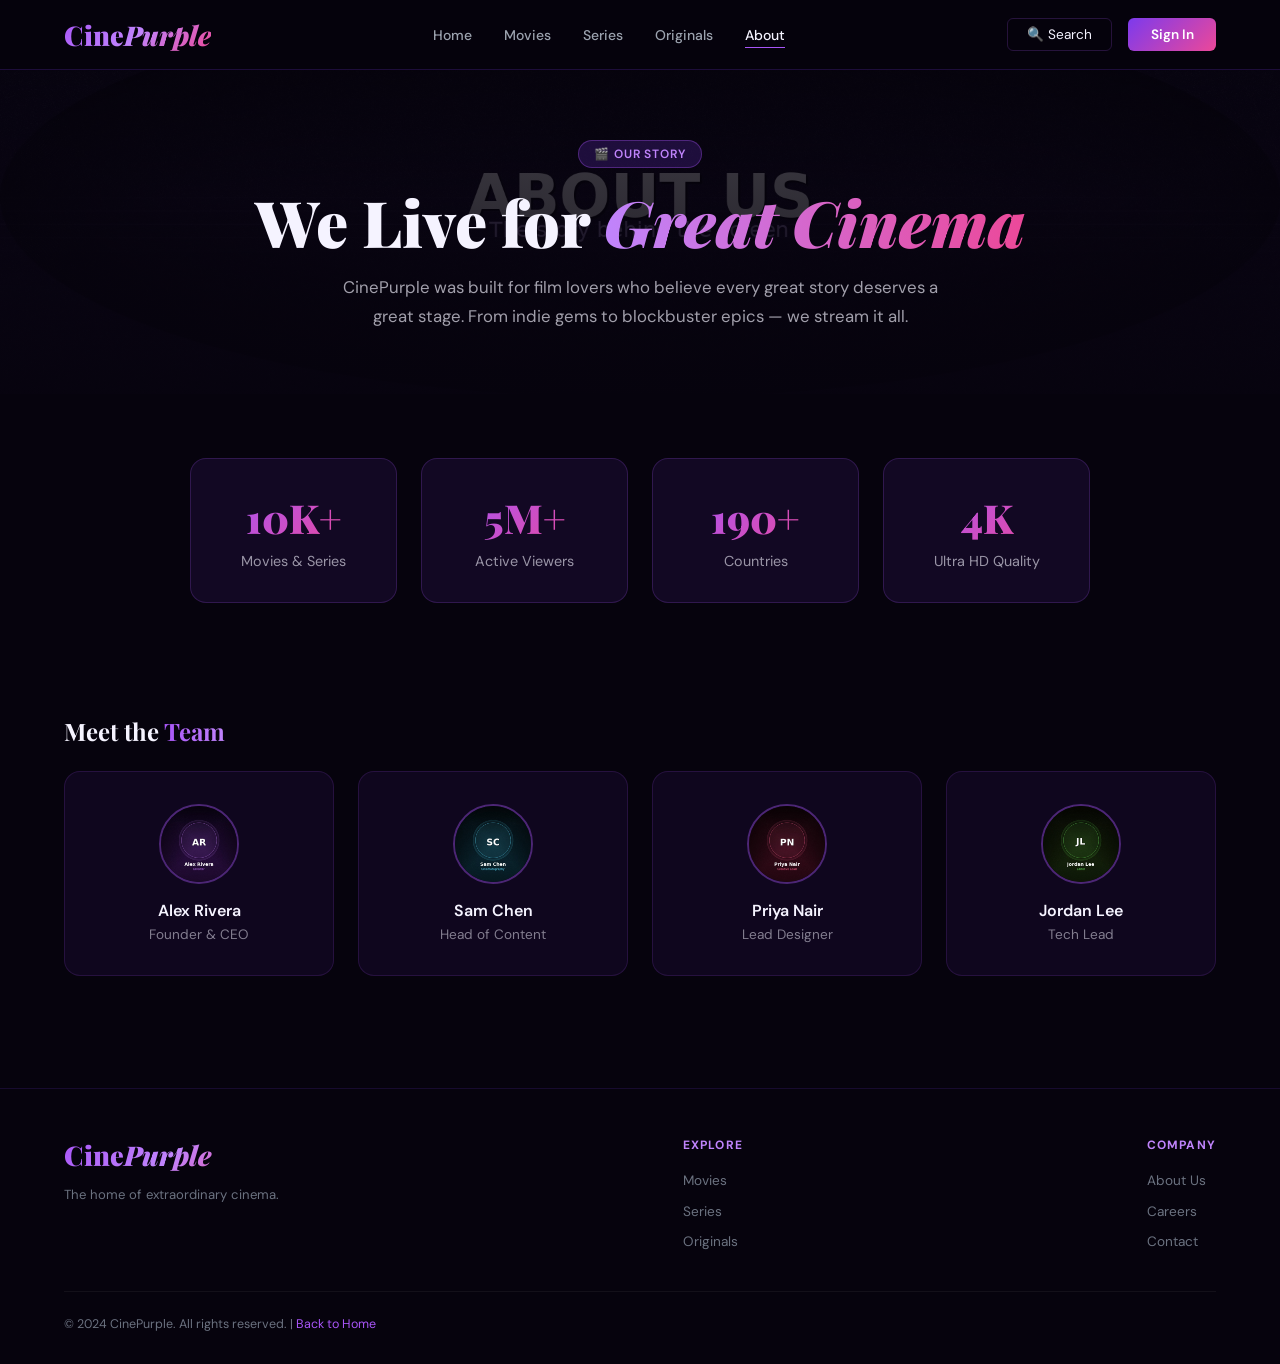
<file: netlify-deploy/SCREENS/About.html>
<!DOCTYPE html>
<html lang="en">
<head>
  <meta charset="UTF-8">
  <meta name="viewport" content="width=device-width, initial-scale=1.0">
  <title>CinePurple — About</title>
  <link href="https://fonts.googleapis.com/css2?family=Playfair+Display:ital,wght@0,700;0,900;1,700&family=DM+Sans:wght@300;400;500;600&display=swap" rel="stylesheet">
  <link rel="stylesheet" href="../STYLES/Global.css">
  <link rel="stylesheet" href="../STYLES/About.css">
</head>
<body>

  <!-- NAVBAR -->
  <nav class="navbar">
    <div class="nav-logo">Cine<span>Purple</span></div>
    <ul class="nav-links">
      <li><a href="../index.html">Home</a></li>
      <li><a href="#">Movies</a></li>
      <li><a href="#">Series</a></li>
      <li><a href="#">Originals</a></li>
      <li><a href="About.html" class="active">About</a></li>
    </ul>
    <div class="nav-actions">
      <button class="btn-ghost">🔍 Search</button>
      <button class="btn-primary">Sign In</button>
    </div>
  </nav>

  <!-- ABOUT HERO -->
  <section class="about-hero">
    <div class="hero-badge">🎬 Our Story</div>
    <h1 class="about-title">We Live for <em>Great Cinema</em></h1>
    <p class="about-sub">CinePurple was built for film lovers who believe every great story deserves a great stage. From indie gems to blockbuster epics — we stream it all.</p>
  </section>

  <!-- STATS -->
  <section class="stats-section">
    <div class="stats-grid">
      <div class="stat-card">
        <div class="stat-number">10K+</div>
        <div class="stat-label">Movies & Series</div>
      </div>
      <div class="stat-card">
        <div class="stat-number">5M+</div>
        <div class="stat-label">Active Viewers</div>
      </div>
      <div class="stat-card">
        <div class="stat-number">190+</div>
        <div class="stat-label">Countries</div>
      </div>
      <div class="stat-card">
        <div class="stat-number">4K</div>
        <div class="stat-label">Ultra HD Quality</div>
      </div>
    </div>
  </section>

  <!-- TEAM -->
  <section class="section">
    <div class="section-header">
      <h2 class="section-title">Meet the <span>Team</span></h2>
    </div>
    <div class="team-grid">

      <div class="team-card">
        <img src="../Assets/images/About/team1.jpg" alt="Alex Rivera" class="team-photo">
        <div class="team-name">Alex Rivera</div>
        <div class="team-role">Founder & CEO</div>
      </div>

      <div class="team-card">
        <img src="../Assets/images/About/team2.jpg" alt="Sam Chen" class="team-photo">
        <div class="team-name">Sam Chen</div>
        <div class="team-role">Head of Content</div>
      </div>

      <div class="team-card">
        <img src="../Assets/images/About/team3.jpg" alt="Priya Nair" class="team-photo">
        <div class="team-name">Priya Nair</div>
        <div class="team-role">Lead Designer</div>
      </div>

      <div class="team-card">
        <img src="../Assets/images/About/team4.jpg" alt="Jordan Lee" class="team-photo">
        <div class="team-name">Jordan Lee</div>
        <div class="team-role">Tech Lead</div>
      </div>

    </div>
  </section>

  <!-- FOOTER -->
  <footer>
    <div class="footer-top">
      <div class="footer-brand">
        <div class="nav-logo">Cine<span>Purple</span></div>
        <p>The home of extraordinary cinema.</p>
      </div>
      <div class="footer-links">
        <h4>Explore</h4>
        <ul>
          <li><a href="#">Movies</a></li>
          <li><a href="#">Series</a></li>
          <li><a href="#">Originals</a></li>
        </ul>
      </div>
      <div class="footer-links">
        <h4>Company</h4>
        <ul>
          <li><a href="About.html">About Us</a></li>
          <li><a href="#">Careers</a></li>
          <li><a href="#">Contact</a></li>
        </ul>
      </div>
    </div>
    <div class="footer-bottom">
      <p>© 2024 CinePurple. All rights reserved. | <a href="../index.html" class="footer-link">Back to Home</a></p>
    </div>
  </footer>

</body>
</html>
</file>
<file: netlify-deploy/STYLES/Global.css>
:root {
  --void:          #06030d;
  --purple-core:   #7c3aed;
  --purple-bright: #a855f7;
  --purple-glow:   #c084fc;
  --accent-gold:   #f59e0b;
  --accent-pink:   #ec4899;
  --text-primary:  #f5f3ff;
  --text-muted:    #9ca3af;
  --text-dim:      #6b7280;
  --card-bg:       rgba(124, 58, 237, 0.08);
  --border:        rgba(168, 85, 247, 0.2);
  --glass:         rgba(255, 255, 255, 0.04);
}

* { margin: 0; padding: 0; box-sizing: border-box; }
html { scroll-behavior: smooth; }

body {
  font-family: 'DM Sans', sans-serif;
  background: var(--void);
  color: var(--text-primary);
  overflow-x: hidden;
}

::-webkit-scrollbar       { width: 6px; }
::-webkit-scrollbar-track { background: var(--void); }
::-webkit-scrollbar-thumb { background: var(--purple-core); border-radius: 100px; }

/* ── NAVBAR ── */
.navbar {
  position: fixed;
  top: 0; left: 0; right: 0;
  z-index: 100;
  padding: 0 5%;
  height: 70px;
  display: flex;
  align-items: center;
  justify-content: space-between;
  background: rgba(6, 3, 13, 0.95);
  border-bottom: 1px solid rgba(124, 58, 237, 0.2);
}

.nav-logo {
  font-family: 'Playfair Display', serif;
  font-size: 1.7rem;
  font-weight: 900;
  background: linear-gradient(135deg, var(--purple-bright), var(--purple-glow), var(--accent-pink));
  -webkit-background-clip: text;
  -webkit-text-fill-color: transparent;
  background-clip: text;
}

.nav-logo span { font-style: italic; }

.nav-links {
  display: flex;
  gap: 2rem;
  list-style: none;
}

.nav-links a {
  color: var(--text-muted);
  text-decoration: none;
  font-size: 0.875rem;
  font-weight: 500;
  transition: color 0.2s;
  position: relative;
}

.nav-links a::after {
  content: '';
  position: absolute;
  bottom: -4px; left: 0; right: 0;
  height: 1px;
  background: var(--purple-bright);
  transform: scaleX(0);
  transition: transform 0.3s;
}

.nav-links a:hover        { color: var(--text-primary); }
.nav-links a.active       { color: var(--text-primary); }
.nav-links a:hover::after { transform: scaleX(1); }
.nav-links a.active::after{ transform: scaleX(1); }

.nav-actions { display: flex; align-items: center; gap: 1rem; }

/* ── BUTTONS ── */
.btn-ghost {
  background: transparent;
  border: 1px solid var(--border);
  color: var(--text-primary);
  padding: 0.45rem 1.2rem;
  border-radius: 6px;
  font-size: 0.85rem;
  font-family: 'DM Sans', sans-serif;
  cursor: pointer;
  transition: all 0.25s;
}

.btn-ghost:hover {
  border-color: var(--purple-bright);
  color: var(--purple-glow);
  background: rgba(168, 85, 247, 0.08);
}

.btn-primary {
  background: linear-gradient(135deg, var(--purple-core), var(--accent-pink));
  border: none;
  color: #fff;
  padding: 0.5rem 1.4rem;
  border-radius: 6px;
  font-size: 0.85rem;
  font-family: 'DM Sans', sans-serif;
  font-weight: 600;
  cursor: pointer;
  transition: all 0.3s;
}

.btn-primary:hover {
  transform: translateY(-1px);
  box-shadow: 0 4px 30px rgba(124, 58, 237, 0.5);
}

.btn-play {
  display: inline-flex;
  align-items: center;
  gap: 0.5rem;
  background: linear-gradient(135deg, var(--purple-core), var(--accent-pink));
  border: none;
  color: #fff;
  padding: 0.75rem 2rem;
  border-radius: 8px;
  font-size: 0.95rem;
  font-family: 'DM Sans', sans-serif;
  font-weight: 600;
  cursor: pointer;
  transition: all 0.3s;
  box-shadow: 0 8px 30px rgba(124, 58, 237, 0.4);
}

.btn-play:hover {
  transform: translateY(-2px);
  box-shadow: 0 12px 40px rgba(124, 58, 237, 0.6);
}

.btn-info {
  display: inline-flex;
  align-items: center;
  gap: 0.5rem;
  background: rgba(255, 255, 255, 0.08);
  border: 1px solid rgba(255, 255, 255, 0.15);
  color: var(--text-primary);
  padding: 0.75rem 1.6rem;
  border-radius: 8px;
  font-size: 0.95rem;
  font-family: 'DM Sans', sans-serif;
  cursor: pointer;
  transition: all 0.25s;
}

.btn-info:hover {
  background: rgba(255, 255, 255, 0.13);
  border-color: var(--purple-bright);
}

/* ── SECTIONS ── */
.section { padding: 3rem 5%; }

.section-header {
  display: flex;
  align-items: center;
  justify-content: space-between;
  margin-bottom: 1.5rem;
}

.section-title {
  font-family: 'Playfair Display', serif;
  font-size: 1.5rem;
  font-weight: 700;
}

.section-title span {
  background: linear-gradient(90deg, var(--purple-bright), var(--purple-glow));
  -webkit-background-clip: text;
  -webkit-text-fill-color: transparent;
  background-clip: text;
}

.see-all {
  color: var(--purple-bright);
  font-size: 0.8rem;
  font-weight: 600;
  text-decoration: none;
  text-transform: uppercase;
  letter-spacing: 0.05em;
  transition: color 0.2s;
}

.see-all:hover { color: var(--purple-glow); }

/* ── MOVIE CARDS ── */
.movies-row {
  display: grid;
  grid-template-columns: repeat(auto-fill, minmax(180px, 1fr));
  gap: 1rem;
}

.movie-card {
  border-radius: 10px;
  overflow: hidden;
  cursor: pointer;
  background: var(--card-bg);
  border: 1px solid var(--border);
  transition: transform 0.3s ease, box-shadow 0.3s ease;
}

.movie-card:hover {
  transform: translateY(-8px) scale(1.03);
  box-shadow: 0 20px 50px rgba(124, 58, 237, 0.4);
}

.movie-thumb {
  position: relative;
  aspect-ratio: 2/3;
  overflow: hidden;
}

.movie-thumb img {
  width: 100%;
  height: 100%;
  object-fit: cover;
  transition: transform 0.5s;
}

.movie-card:hover .movie-thumb img { transform: scale(1.08); }

.thumb-overlay {
  position: absolute;
  inset: 0;
  background: rgba(6, 3, 13, 0.5);
  display: flex;
  align-items: center;
  justify-content: center;
  font-size: 2rem;
  opacity: 0;
  transition: opacity 0.3s;
}

.movie-card:hover .thumb-overlay { opacity: 1; }

.badge-new {
  position: absolute;
  top: 10px; left: 10px;
  background: linear-gradient(135deg, var(--purple-core), var(--accent-pink));
  color: #fff;
  font-size: 0.65rem;
  font-weight: 700;
  text-transform: uppercase;
  letter-spacing: 0.08em;
  padding: 0.2rem 0.55rem;
  border-radius: 4px;
}

.badge-top {
  position: absolute;
  top: 10px; left: 10px;
  background: var(--accent-gold);
  color: #000;
  font-size: 0.65rem;
  font-weight: 700;
  padding: 0.2rem 0.55rem;
  border-radius: 4px;
}

.movie-info     { padding: 0.85rem; }
.movie-name     { font-size: 0.9rem; font-weight: 600; white-space: nowrap; overflow: hidden; text-overflow: ellipsis; margin-bottom: 0.35rem; }
.movie-tags     { display: flex; gap: 0.4rem; flex-wrap: wrap; }

.tag {
  font-size: 0.67rem;
  font-weight: 500;
  color: var(--purple-glow);
  background: rgba(124, 58, 237, 0.15);
  border: 1px solid rgba(168, 85, 247, 0.2);
  padding: 0.15rem 0.5rem;
  border-radius: 100px;
}

.movie-rating-row { display: flex; align-items: center; gap: 0.5rem; margin-top: 0.4rem; }
.stars      { color: var(--accent-gold); font-size: 0.75rem; }
.rating-num { color: var(--text-muted); font-size: 0.75rem; }

/* ── RATING BADGE ── */
.rating-badge {
  background: var(--accent-gold);
  color: #000;
  font-weight: 700;
  font-size: 0.75rem;
  padding: 0.2rem 0.55rem;
  border-radius: 4px;
}

/* ── WIDE CARDS ── */
.wide-row {
  display: grid;
  grid-template-columns: repeat(auto-fill, minmax(280px, 1fr));
  gap: 1rem;
}

.wide-card {
  position: relative;
  border-radius: 12px;
  overflow: hidden;
  aspect-ratio: 16/9;
  cursor: pointer;
  border: 1px solid var(--border);
  transition: transform 0.3s ease, box-shadow 0.3s ease;
}

.wide-card:hover {
  transform: translateY(-6px) scale(1.02);
  box-shadow: 0 16px 40px rgba(124, 58, 237, 0.4);
}

.wide-card img {
  width: 100%; height: 100%;
  object-fit: cover;
  filter: brightness(0.7);
  transition: transform 0.4s;
}

.wide-card:hover img { transform: scale(1.05); }

.wide-overlay {
  position: absolute;
  inset: 0;
  background: linear-gradient(to top, rgba(6, 3, 13, 0.95), transparent 60%);
  display: flex;
  flex-direction: column;
  justify-content: flex-end;
  padding: 1.2rem;
}

.wide-title { font-family: 'Playfair Display', serif; font-size: 1.1rem; font-weight: 700; margin-bottom: 0.3rem; }
.wide-sub   { font-size: 0.78rem; color: var(--text-muted); }

/* ── CATEGORIES ── */
.categories { display: flex; gap: 0.7rem; padding: 0 5% 2rem; flex-wrap: wrap; }

.cat-pill {
  padding: 0.5rem 1.2rem;
  border-radius: 100px;
  font-size: 0.82rem;
  font-weight: 500;
  cursor: pointer;
  border: 1px solid var(--border);
  color: var(--text-muted);
  background: var(--glass);
  transition: all 0.25s;
}

.cat-pill:hover,
.cat-pill.active {
  background: rgba(124, 58, 237, 0.25);
  border-color: var(--purple-bright);
  color: var(--purple-glow);
}

/* ── FEATURED STRIP ── */
.featured-strip {
  margin: 2rem 5%;
  border-radius: 16px;
  overflow: hidden;
  position: relative;
  min-height: 240px;
  display: flex;
  align-items: center;
  padding: 3rem;
  background: url('Assets/Home/featured.jpg') center/cover no-repeat;
  border: 1px solid rgba(168, 85, 247, 0.2);
}

.featured-strip::before {
  content: '';
  position: absolute;
  inset: 0;
  background: linear-gradient(90deg, rgba(6,3,13,0.95) 0%, rgba(124,58,237,0.3) 60%, transparent);
}

.featured-content  { position: relative; z-index: 1; max-width: 520px; }
.featured-label    { font-size: 0.7rem; font-weight: 700; letter-spacing: 0.15em; text-transform: uppercase; color: var(--purple-glow); margin-bottom: 0.7rem; }
.featured-title    { font-family: 'Playfair Display', serif; font-size: 2.2rem; font-weight: 900; margin-bottom: 0.8rem; line-height: 1.1; }
.featured-desc     { color: rgba(245,243,255,0.65); font-size: 0.88rem; line-height: 1.6; margin-bottom: 1.2rem; }

/* ── FOOTER ── */
footer { margin-top: 4rem; padding: 3rem 5% 2rem; border-top: 1px solid rgba(124, 58, 237, 0.15); }

.footer-top {
  display: flex;
  justify-content: space-between;
  align-items: flex-start;
  gap: 3rem;
  flex-wrap: wrap;
  margin-bottom: 2.5rem;
}

.footer-brand p   { color: var(--text-dim); font-size: 0.82rem; max-width: 260px; line-height: 1.6; margin-top: 0.7rem; }
.footer-links h4  { font-size: 0.75rem; font-weight: 700; letter-spacing: 0.1em; text-transform: uppercase; color: var(--purple-glow); margin-bottom: 1rem; }
.footer-links ul  { list-style: none; display: flex; flex-direction: column; gap: 0.6rem; }
.footer-links a   { color: var(--text-dim); text-decoration: none; font-size: 0.85rem; transition: color 0.2s; }
.footer-links a:hover { color: var(--purple-glow); }

.footer-bottom {
  display: flex;
  justify-content: space-between;
  align-items: center;
  padding-top: 1.5rem;
  border-top: 1px solid rgba(255, 255, 255, 0.05);
}

.footer-bottom p    { color: var(--text-dim); font-size: 0.78rem; }
.footer-link        { color: var(--purple-bright); text-decoration: none; }
.footer-link:hover  { color: var(--purple-glow); }

/* ── RESPONSIVE ── */
@media (max-width: 768px) {
  .nav-links      { display: none; }
  .movies-row     { grid-template-columns: repeat(auto-fill, minmax(140px, 1fr)); }
  .wide-row       { grid-template-columns: 1fr 1fr; }
  .featured-strip { padding: 2rem; }
  .featured-title { font-size: 1.6rem; }
  .footer-top     { flex-direction: column; }
}
</file>
<file: netlify-deploy/STYLES/About.css>
/* ── ABOUT HERO ── */
.about-hero {
  padding: 140px 5% 4rem;
  text-align: center;
  background: url('../Assets/images/About/about-bg.jpg') center/cover no-repeat;
  position: relative;
}

.about-hero::before {
  content: '';
  position: absolute;
  inset: 0;
  background: linear-gradient(to bottom, rgba(6,3,13,0.7), rgba(6,3,13,0.95));
}

.about-hero .hero-badge {
  position: relative;
  z-index: 1;
  display: inline-flex;
  align-items: center;
  gap: 0.4rem;
  background: rgba(124,58,237,0.2);
  border: 1px solid rgba(168,85,247,0.35);
  color: var(--purple-glow);
  padding: 0.3rem 0.9rem;
  border-radius: 100px;
  font-size: 0.75rem;
  font-weight: 600;
  letter-spacing: 0.08em;
  text-transform: uppercase;
  margin-bottom: 1.2rem;
}

.about-title {
  position: relative;
  z-index: 1;
  font-family: 'Playfair Display', serif;
  font-size: clamp(2rem, 5vw, 4rem);
  font-weight: 900;
  line-height: 1.1;
  margin-bottom: 1rem;
}

.about-title em {
  font-style: italic;
  background: linear-gradient(90deg, var(--purple-glow), var(--accent-pink));
  -webkit-background-clip: text;
  -webkit-text-fill-color: transparent;
  background-clip: text;
}

.about-sub {
  position: relative;
  z-index: 1;
  color: rgba(245,243,255,0.65);
  max-width: 600px;
  margin: 0 auto;
  line-height: 1.7;
  font-size: 1.05rem;
}

/* ── STATS ── */
.stats-section { padding: 4rem 5%; }

.stats-grid {
  display: grid;
  grid-template-columns: repeat(auto-fit, minmax(180px, 1fr));
  gap: 1.5rem;
  max-width: 900px;
  margin: 0 auto;
}

.stat-card {
  background: rgba(124,58,237,0.1);
  border: 1px solid rgba(168,85,247,0.2);
  border-radius: 16px;
  padding: 2rem;
  text-align: center;
  transition: transform 0.3s, box-shadow 0.3s;
}

.stat-card:hover {
  transform: translateY(-4px);
  box-shadow: 0 12px 30px rgba(124,58,237,0.3);
}

.stat-number {
  font-family: 'Playfair Display', serif;
  font-size: 2.5rem;
  font-weight: 900;
  background: linear-gradient(135deg, var(--purple-bright), var(--accent-pink));
  -webkit-background-clip: text;
  -webkit-text-fill-color: transparent;
  background-clip: text;
  margin-bottom: 0.5rem;
}

.stat-label { color: rgba(245,243,255,0.6); font-size: 0.9rem; }

/* ── TEAM ── */
.team-grid {
  display: grid;
  grid-template-columns: repeat(auto-fit, minmax(200px, 1fr));
  gap: 1.5rem;
}

.team-card {
  background: rgba(124,58,237,0.08);
  border: 1px solid rgba(168,85,247,0.15);
  border-radius: 16px;
  padding: 2rem;
  text-align: center;
  transition: transform 0.3s, box-shadow 0.3s;
}

.team-card:hover {
  transform: translateY(-4px);
  box-shadow: 0 12px 30px rgba(124,58,237,0.25);
}

.team-photo {
  width: 80px;
  height: 80px;
  border-radius: 50%;
  object-fit: cover;
  border: 2px solid rgba(168,85,247,0.4);
  margin: 0 auto 1rem;
  display: block;
}

.team-name { font-weight: 600; font-size: 1rem; margin-bottom: 0.3rem; }
.team-role { color: rgba(245,243,255,0.5); font-size: 0.85rem; }
</file>
